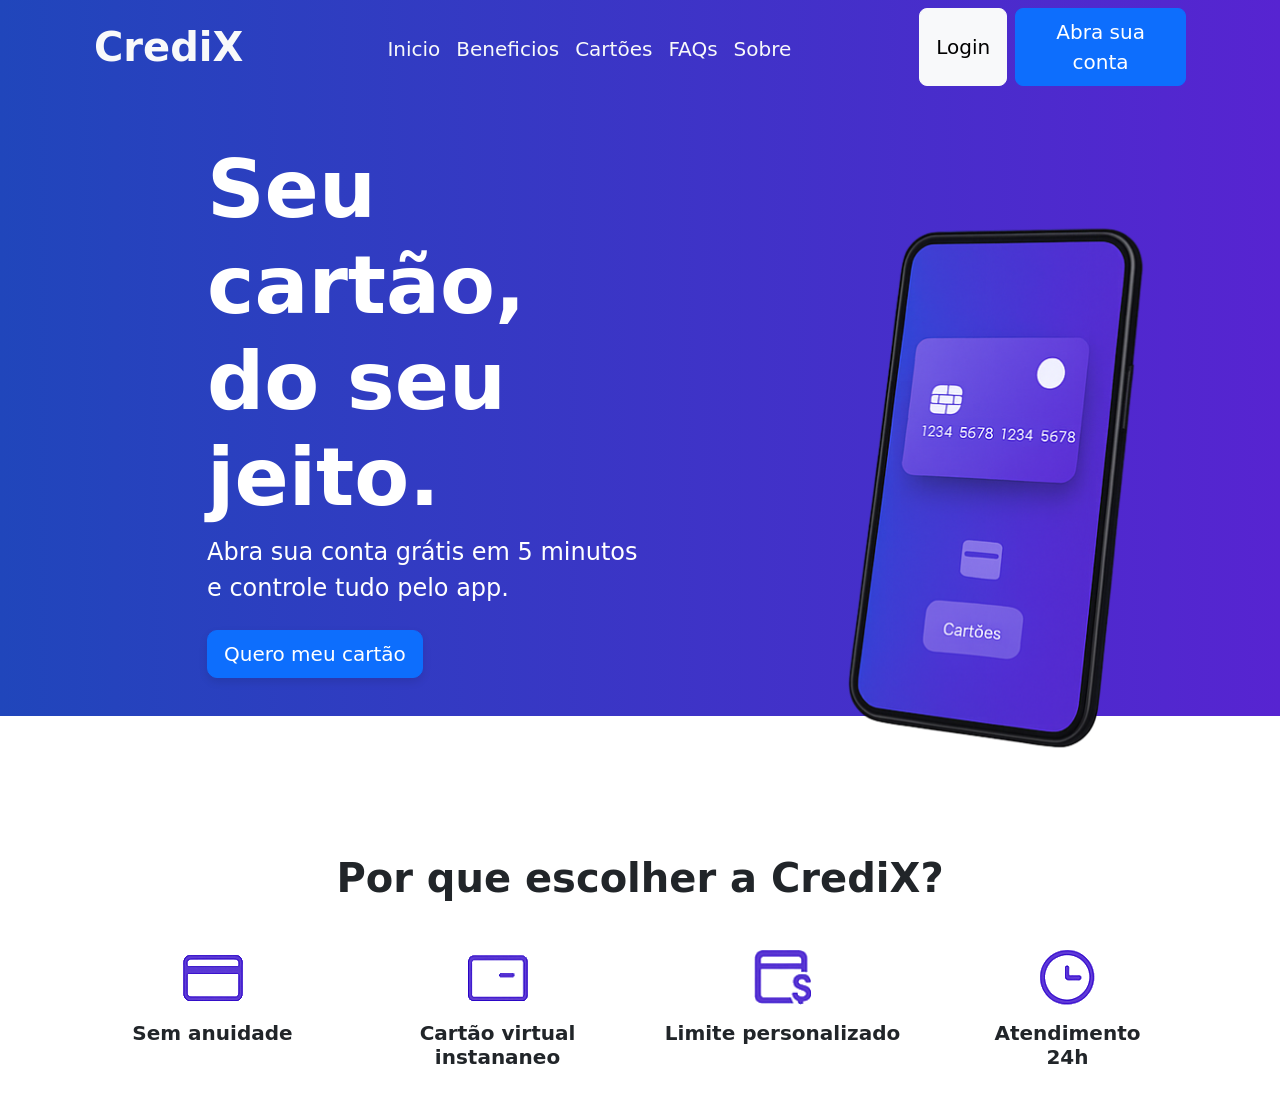
<file: index.html>
<!DOCTYPE html>
<html lang="pt-br" data-bs-theme="light">
<head>
    <meta charset="UTF-8">
    <meta name="viewport" content="width=device-width, initial-scale=1.0">
    <title>Home Page</title>
    <link href="https://cdn.jsdelivr.net/npm/bootstrap@5.3.8/dist/css/bootstrap.min.css" rel="stylesheet">
    <link href="styles/style.css" rel="stylesheet">
        <link href="styles/home.css" rel="stylesheet">
        <script src="scripts/main.js" defer></script>
</head>
<body>
  <header class="navbar navbar-expand-md" id="navcolor">
 
    <div class="container px-4"> 
      
    <a href="index.html" class="navbar-brand d-md-none fs-1 text-light fw-bold">CrediX</a>

        <button class="navbar-toggler" type="button" data-bs-toggle="collapse" data-bs-target="#navbarContent" aria-controls="navbarContent" aria-expanded="false" aria-label="Toggle navigation">
            <span class="navbar-toggler-icon"></span>
        </button>

        <div class="collapse navbar-collapse justify-content-center custom-gap-nav mx-auto" id="navbarContent">
            <a href="#" onclick="goTo('index.html')" class="navbar-brand fs-1 fw-bold  d-none d-md-block text-light" 
            id="desktop-logo">CrediX</a>

    <ul class="navbar-nav  mb-2 mb-lg-0">
      <li><a href="#" onclick="goTo('index.html')" class="nav-link fs-5 px-2 link-secondary text-light">Inicio</a></li>
      <li><a href="#" class="nav-link fs-5 px-2 text-light">Beneficios</a></li>
      <li><a href="#" class="nav-link fs-5 px-2 text-light">Cartões</a></li>
      <li><a href="#" class="nav-link fs-5 px-2 text-light">FAQs</a></li>
      <li><a href="#" class="nav-link fs-5 px-2 text-light ">Sobre</a></li>
    </ul>
<div class="d-flex flex-column flex-md-row">
  <a href="pages/login.html" class="nav-link fs-5 px-2 text-light d-md-none">Login</a>
  <a href="pages/register.html" class="nav-link fs-5 px-2 text-light d-md-none">Abra sua conta</a>

  <button type="button" class="btn btn-lg btn-light me-2 d-none d-md-inline-block"
    onclick="goTo('pages/login.html')">Login</button>

  <button type="button" class="btn btn-lg btn-primary d-none d-md-inline-block"
    onclick="goTo('pages/register.html')">Abra sua conta</button>
</div>
    </div>
    </div> 
  </header>

  

<section class="hero-section">
<div class=" container p-5">
  <div class="row align-items-center">
    <div class="col-md-6 offset-md-1 text-center text-md-start">
<h1 id="cardtext" class="text-white fw-bold">Seu cartão,<br> do seu jeito.</h1>
<p  id="abrircontatxt" class="text-white fs-4 mb-4">Abra sua conta grátis em 5 minutos <br> 
  e controle tudo pelo app.</p>
    <button type="button" id="mycard" class="btn btn-primary btn-lg" onclick="goTo('pages/register.html')">Quero meu cartão</button>
</div>
    <div class="col-md-5 position-relative">
        <img src="imgs/cell.png" id="cellphone" alt="App Store" 
        class="image-fluid" style="width: 296px; height: 519px;">
        </div>
  </div>
</div>
    

<section class=" custom-spacing info-section text-center">
<div class="container">
  <h2 id=infotitle class="fs-1 mb-5">Por que escolher a CrediX?</h2>
  <div class="row">
    <div class="col-md-3 mb-4">
      <img src="imgs/card.png" alt="Cartão de Crédito" class="mb-3">
      <h5 id="infosec">Sem anuidade</h5>
    </div>
    <div class="col-md-3 mb-4">
      <img src="imgs/card2.png" alt="Banco Móvel" class="mb-3">
      <h5 id="infosec">Cartão virtual instananeo</h5>
    </div>
    <div class="col-md-3 mb-4">
      <img src="imgs/card3.png" alt="Recompensas" class="mb-3">
      <h5 id="infosec">Limite personalizado</h5>
    </div>
 <div class="col-md-3 mb-4">
      <img src="imgs/card4.png" alt="Recompensas" class="mb-3">
      <h5 id="infosec">Atendimento <br> 24h</h5>
    </div>
  </div>
</section>

<script src="https://cdn.jsdelivr.net/npm/bootstrap@5.3.8/dist/js/bootstrap.bundle.min.js" integrity="sha384-FKyoEForCGlyvwx9Hj09JcYn3nv7wiPVlz7YYwJrWVcXK/BmnVDxM+D2scQbITxI" crossorigin="anonymous"></script>  
</body>
</html>
</file>
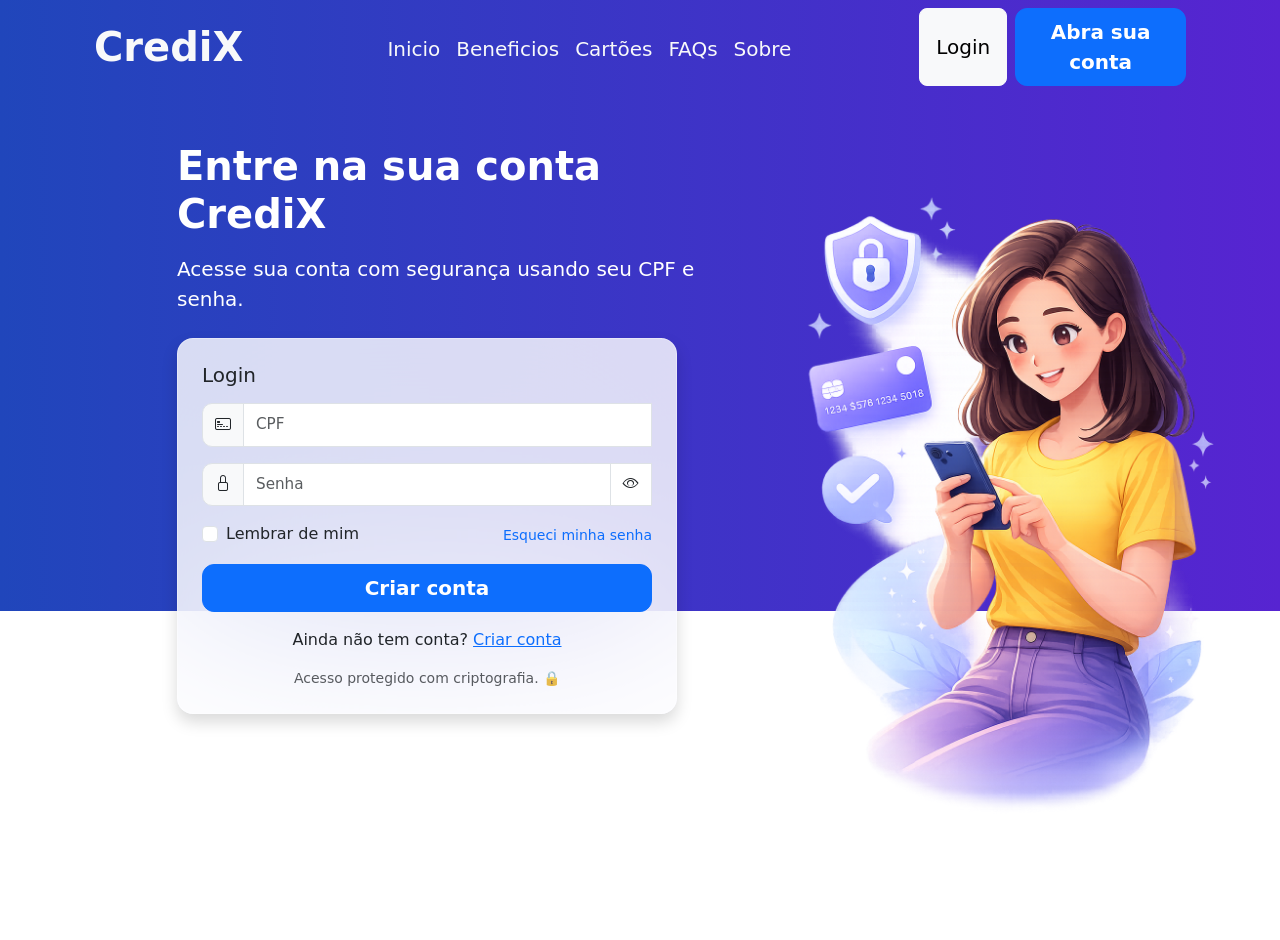
<file: pages/login.html>
<!DOCTYPE html>
<html lang="pt-br" data-bs-theme="light">
<head>
    <meta charset="UTF-8">
    <meta name="viewport" content="width=device-width, initial-scale=1.0">
    <title>Home Page</title>
    <link href="https://cdn.jsdelivr.net/npm/bootstrap@5.3.8/dist/css/bootstrap.min.css" rel="stylesheet">
    <link href="https://cdn.jsdelivr.net/npm/bootstrap-icons/font/bootstrap-icons.css" rel="stylesheet">
    <link href="../styles/style.css" rel="stylesheet">
    <link href="../styles/login.css" rel="stylesheet">
    <script src="../scripts/main.js" defer></script>
</head>
<body>
  <header class="navbar navbar-expand-md" id="navcolor">
 
    <div class="container px-4"> 
      
    <a href="../index.html" class="navbar-brand d-md-none fs-1 text-light fw-bold">CrediX</a>

        <button class="navbar-toggler" type="button" data-bs-toggle="collapse" data-bs-target="#navbarContent" aria-controls="navbarContent" aria-expanded="false" aria-label="Toggle navigation">
            <span class="navbar-toggler-icon"></span>
        </button>

        <div class="collapse navbar-collapse justify-content-center custom-gap-nav mx-auto" id="navbarContent">
            <a href="#" onclick="goTo('../index.html')" class="navbar-brand fs-1 fw-bold  d-none d-md-block text-light" 
            id="desktop-logo">CrediX</a>

    <ul class="navbar-nav  mb-2 mb-lg-0">
      <li><a href="#" onclick="goTo('../index.html')" class="nav-link fs-5 px-2 link-secondary text-light">Inicio</a></li>
      <li><a href="#" class="nav-link fs-5 px-2 text-light">Beneficios</a></li>
      <li><a href="#" class="nav-link fs-5 px-2 text-light">Cartões</a></li>
      <li><a href="#" class="nav-link fs-5 px-2 text-light">FAQs</a></li>
      <li><a href="#" class="nav-link fs-5 px-2 text-light ">Sobre</a></li>
    </ul>
<div class="d-flex flex-column flex-md-row">
  <a href="login.html" class="nav-link fs-5 px-2 text-light d-md-none">Login</a>
  <a href="register.html" class="nav-link fs-5 px-2 text-light d-md-none">Abra sua conta</a>

  <button type="button" class="btn btn-lg btn-light me-2 d-none d-md-inline-block"
    onclick="goTo('login.html')">Login</button>

  <button type="button" class="btn btn-lg btn-primary d-none d-md-inline-block"
    onclick="goTo('register.html')">Abra sua conta</button>
</div>
    </div>
    </div> 
  </header>

  

<section class="hero-section">
  <div class="container py-5">
    <div class="row align-items-start">


      <div class="col-md-6 offset-md-1 text-center text-md-start">

        <h1 class="text-white fw-bold mb-3">
          Entre na sua conta CrediX
        </h1>

        <p class="text-white fs-5 mb-4">
Acesse sua conta com segurança usando seu CPF e senha.
        </p>


        <div class="card shadow p-4 text-start mt-4" id="login-card">

          <form class="needs-validation" novalidate>

            <h5 class="mb-3">Login</h5>


<div class="mb-3">
  <div class="input-group">
    <span class="input-group-text">
      <i class="bi bi-credit-card-2-front"></i>
    </span>
    <input
      type="text"
      class="form-control"
      id="cpf"
      placeholder="CPF"
      maxlength="14"
      required
      oninput="maskCPF(this)"
    >
    <div class="invalid-feedback">
      Informe um CPF válido.
    </div>
  </div>
</div>

            <div class="mb-3">
              <div class="input-group">
                <span class="input-group-text">
                  <i class="bi bi-lock"></i>
                </span>
                <input type="password" id="password" class="form-control" placeholder="Senha" minlength="6" required>
                <span class="input-group-text bg-white" style="cursor:pointer"
                  onclick="togglePassword('password', this)">
                  <i class="bi bi-eye"></i>
                </span>
                <div class="invalid-feedback">
                  A senha deve ter pelo menos 6 caracteres.
                </div>
              </div>
            </div>
<div class="d-flex justify-content-between align-items-center mb-3">
  <div class="form-check">
    <input class="form-check-input" type="checkbox" id="remember">
    <label class="form-check-label" for="remember">Lembrar de mim</label>
  </div>

  <a href="#" class="small text-decoration-none">Esqueci minha senha</a>
</div>

            <button type="submit" class="btn btn-primary btn-lg w-100">
              Criar conta
            </button>

            <p class="text-center mt-3 mb-0">
              Ainda não tem conta? <a href="register.html">Criar conta</a>
</a>
            </p>
<p class="text-center text-muted mt-3 small mb-0">
  Acesso protegido com criptografia. 🔒
</p>
          </form>
        </div>
      </div>

<div class="col-md-5 position-relative text-center mt-5 mt-md-0">
  <img
    src="../imgs/girlcell.png"
    alt="App CrediX"
    class="img-fluid"
    id="hero-image"
  >
</div>

    </div>
  </div>
</section>
    



<script src="https://cdn.jsdelivr.net/npm/bootstrap@5.3.8/dist/js/bootstrap.bundle.min.js" integrity="sha384-FKyoEForCGlyvwx9Hj09JcYn3nv7wiPVlz7YYwJrWVcXK/BmnVDxM+D2scQbITxI" crossorigin="anonymous"></script>  
<script src="../scripts/login.js"></script>


</body>
</html>
</file>
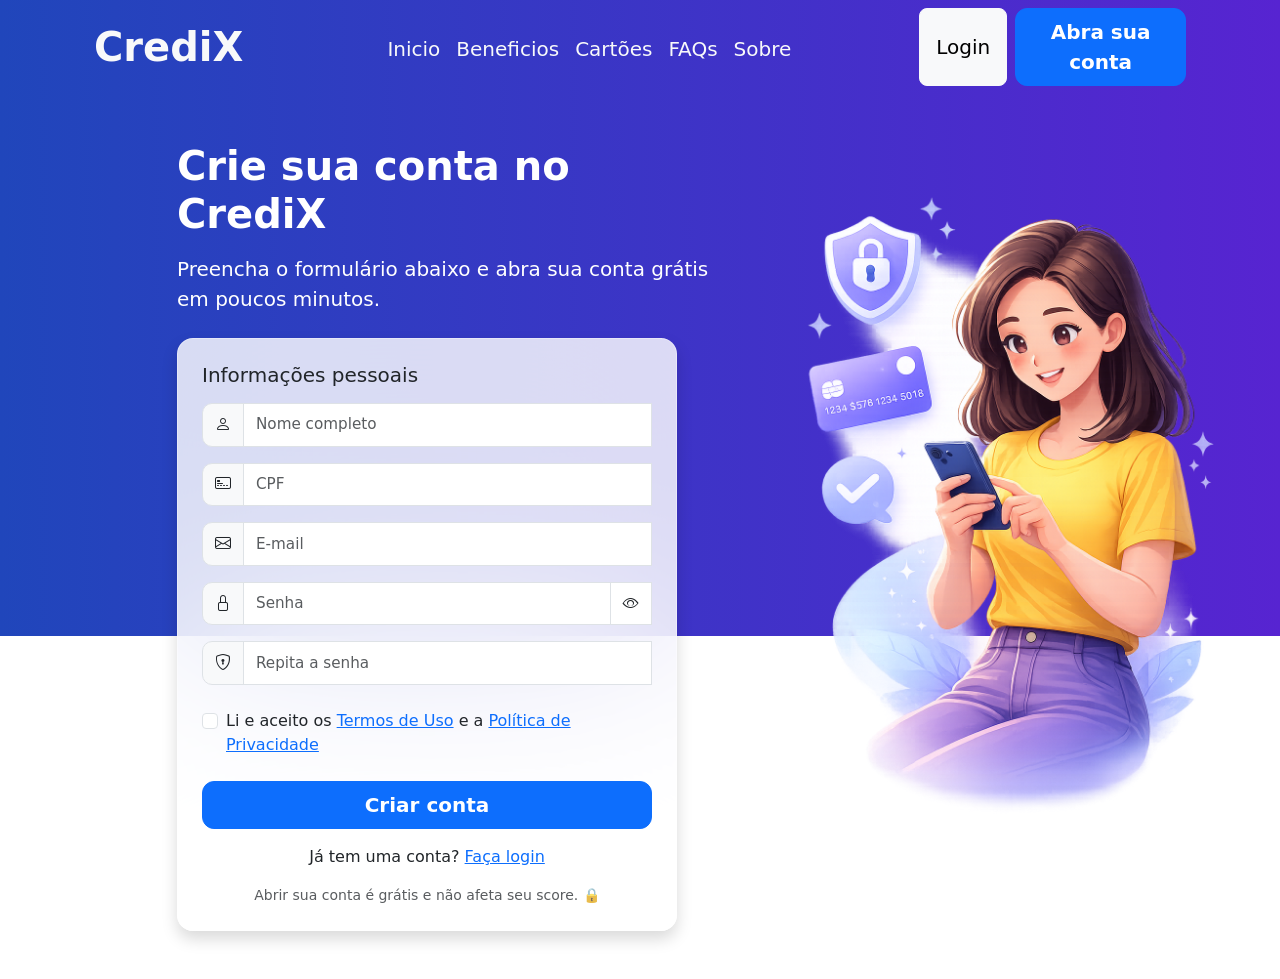
<file: pages/register.html>
<!DOCTYPE html>
<html lang="pt-br" data-bs-theme="light">
<head>
    <meta charset="UTF-8">
    <meta name="viewport" content="width=device-width, initial-scale=1.0">
    <title>Home Page</title>
    <link href="https://cdn.jsdelivr.net/npm/bootstrap@5.3.8/dist/css/bootstrap.min.css" rel="stylesheet">
    <link href="https://cdn.jsdelivr.net/npm/bootstrap-icons/font/bootstrap-icons.css" rel="stylesheet">
    <link href="../styles/style.css" rel="stylesheet">
    <link href="../styles/register.css" rel="stylesheet">
    <script src="../scripts/main.js" defer></script>
</head>
<body>
  <header class="navbar navbar-expand-md" id="navcolor">
 
    <div class="container px-4"> 
      
    <a href="index.html" class="navbar-brand d-md-none fs-1 text-light fw-bold">CrediX</a>

        <button class="navbar-toggler" type="button" data-bs-toggle="collapse" data-bs-target="#navbarContent" aria-controls="navbarContent" aria-expanded="false" aria-label="Toggle navigation">
            <span class="navbar-toggler-icon"></span>
        </button>

        <div class="collapse navbar-collapse justify-content-center custom-gap-nav mx-auto" id="navbarContent">
            <a href="#" onclick="goTo('../index.html')" class="navbar-brand fs-1 fw-bold  d-none d-md-block text-light" 
            id="desktop-logo">CrediX</a>

    <ul class="navbar-nav  mb-2 mb-lg-0">
      <li><a href="#" onclick="goTo('../index.html')" class="nav-link fs-5 px-2 link-secondary text-light">Inicio</a></li>
      <li><a href="#" class="nav-link fs-5 px-2 text-light">Beneficios</a></li>
      <li><a href="#" class="nav-link fs-5 px-2 text-light">Cartões</a></li>
      <li><a href="#" class="nav-link fs-5 px-2 text-light">FAQs</a></li>
      <li><a href="#" class="nav-link fs-5 px-2 text-light ">Sobre</a></li>
    </ul>
<div class="d-flex flex-column flex-md-row">
  <a href="login.html" class="nav-link fs-5 px-2 text-light d-md-none">Login</a>
  <a href="register.html" class="nav-link fs-5 px-2 text-light d-md-none">Abra sua conta</a>

  <!-- mantém botões no desktop -->
  <button type="button" class="btn btn-lg btn-light me-2 d-none d-md-inline-block"
    onclick="goTo('login.html')">Login</button>

  <button type="button" class="btn btn-lg btn-primary d-none d-md-inline-block"
    onclick="goTo('register.html')">Abra sua conta</button>
</div>
    </div>
    </div> 
  </header>

  

<section class="hero-section">
  <div class="container py-5">
    <div class="row align-items-start">


      <div class="col-md-6 offset-md-1 text-center text-md-start">

        <h1 class="text-white fw-bold mb-3">
          Crie sua conta no CrediX
        </h1>

        <p class="text-white fs-5 mb-4">
          Preencha o formulário abaixo e abra sua conta grátis em poucos minutos.
        </p>


        <div class="card shadow p-4 text-start mt-4" id="register-card">

          <form class="needs-validation" novalidate>

            <h5 class="mb-3">Informações pessoais</h5>


            <div class="mb-3">
              <div class="input-group">
                <span class="input-group-text">
                  <i class="bi bi-person"></i>
                </span>
                <input type="text" class="form-control" placeholder="Nome completo" required>
                <div class="invalid-feedback">
                  Informe seu nome completo.
                </div>
              </div>
            </div>
<div class="mb-3">
  <div class="input-group">
    <span class="input-group-text">
      <i class="bi bi-credit-card-2-front"></i>
    </span>
    <input
      type="text"
      class="form-control"
      id="cpf"
      placeholder="CPF"
      maxlength="14"
      required
      oninput="maskCPF(this)"
    >
    <div class="invalid-feedback">
      Informe um CPF válido.
    </div>
  </div>
</div>

            <div class="mb-3">
              <div class="input-group">
                <span class="input-group-text">
                  <i class="bi bi-envelope"></i>
                </span>
                <input type="email" class="form-control" placeholder="E-mail" required  pattern="^[^\s@]+@[^\s@]+\.[^\s@]{2,}$">
                <div class="invalid-feedback">
                  Informe um e-mail válido.
                </div>
              </div>
            </div>


            <div class="mb-3">
              <div class="input-group">
                <span class="input-group-text">
                  <i class="bi bi-lock"></i>
                </span>
                <input type="password" id="password" class="form-control" placeholder="Senha" minlength="6" required>
                <span class="input-group-text bg-white" style="cursor:pointer"
                  onclick="togglePassword('password', this)">
                  <i class="bi bi-eye"></i>
                </span>
                <div class="invalid-feedback">
                  A senha deve ter pelo menos 6 caracteres.
                </div>
              </div>
            </div>


            <div class="mb-4">
              <div class="input-group">
                <span class="input-group-text">
                  <i class="bi bi-shield-lock"></i>
                </span>
                <input type="password" id="confirmPassword" class="form-control" placeholder="Repita a senha" required>
                <div class="invalid-feedback">
                  As senhas não coincidem.
                </div>
              </div>
            </div>

            <!-- Termos -->
            <div class="form-check mb-4">
              <input class="form-check-input" type="checkbox" id="terms" required>
              <label class="form-check-label" for="terms">
                Li e aceito os
                <a href="#">Termos de Uso</a> e a
                <a href="#">Política de Privacidade</a>
              </label>
              <div class="invalid-feedback">
                Você precisa aceitar os termos.
              </div>
            </div>

            <!-- Botão -->
            <button type="submit" class="btn btn-primary btn-lg w-100">
              Criar conta
            </button>

            <p class="text-center mt-3 mb-0">
              Já tem uma conta? <a href="login.html">Faça login</a>
            </p>
<p class="text-center text-muted mt-3 small mb-0">
  Abrir sua conta é grátis e não afeta seu score. 🔒
</p>
          </form>
        </div>
      </div>

<div class="col-md-5 position-relative text-center mt-5 mt-md-0">
  <img
    src="../imgs/girlcell.png"
    alt="App CrediX"
    class="img-fluid"
    id="hero-image"
  >
</div>

    </div>
  </div>
</section>
    



<script src="https://cdn.jsdelivr.net/npm/bootstrap@5.3.8/dist/js/bootstrap.bundle.min.js" integrity="sha384-FKyoEForCGlyvwx9Hj09JcYn3nv7wiPVlz7YYwJrWVcXK/BmnVDxM+D2scQbITxI" crossorigin="anonymous"></script>  
<script src="../scripts/register.js"></script>


</body>
</html>
</file>
<file: styles/style.css>
.form-control-dark {
  border-color: var(--bs-gray);
}
.form-control-dark:focus {
  border-color: #fff;
  box-shadow: 0 0 0 .25rem rgba(255, 255, 255, .25);
}

.text-small {
  font-size: 85%;
}

.dropdown-toggle:not(:focus) {
  outline: 0;
}


body{

  background:
    linear-gradient(to bottom, transparent 65%, white 65%),
    linear-gradient(90deg, #2046BB, #5724D1 );

    min-height: 100vh;
}


.btn-lg {
    transition: transform 0.2s ease-out, box-shadow 0.2s ease-out;
}

.btn-primary:hover {
    transform: translateY(-3px);
    box-shadow: 0 4px 8px rgba(0, 0, 0, 0.3);
}

.btn-light:hover {
    transform: translateY(-2px);
    box-shadow: 0 2px 5px rgba(0, 0, 0, 0.2);
}


.navbar-nav .nav-link {
    transition: all 0.3s ease-in-out;
}

.navbar-nav .nav-link:hover {
    color: #fff !important; 
    transform: translateY(-2px);
}


@media (max-width: 767.98px) {
    #navcolor {
        background: linear-gradient(90deg, #1A3A99, #441D99); 
        box-shadow: 0 2px 4px rgba(0, 0, 0, 0.1); 
        padding-top: 0.5rem; 
        padding-bottom: 0.5rem;
    }

    #navcolor .navbar-toggler-icon {
        background-image: url("data:image/svg+xml,%3csvg xmlns='http://www.w3.org/2000/svg' viewBox='0 0 30 30'%3e%3cpath stroke='rgba%28200,200,200, 1%29' stroke-linecap='round' stroke-miterlimit='10' stroke-width='2' d='M4 7h22M4 15h22M4 23h22'/%3e%3c/svg%3e") !important;
    }
    #navcolor .navbar-toggler {
        border-color: rgba(200, 200, 200, 1) !important;
    }
  }

@media (min-width: 768px) {
    .custom-gap-nav {
        gap: 7.5rem !important; 
    }
}

#cardtext{
  font-size: 5rem;
}

#abrircontatxt{
  font-size: 2rem;

}





#infosec{
  font-weight: bold;

}

#infotitle{
  font-weight: bold;
}

.custom-spacing {
    padding-top: 8rem;

}

.info-section img {
  width: 60px;
  height: 55px;
  object-fit: contain;
}

#mycard{
  border-radius: 10px;
  box-shadow: 0 4px 8px rgba(0, 0, 0, 0.1);

}

.nav-link {
    padding-top: 1.2rem !important;
    padding-bottom: 1rem !important;
}


@media (max-width: 767.98px) {
  #navbarContent a[href="register.html"]{
    background: rgba(255,255,255,0.10);
    border-radius: 12px;
    padding: 0.8rem 1rem !important;
    margin-top: .25rem;
  }

@media (max-width: 767.98px) {

  #navbarContent .nav-link {
    position: relative;
    padding: 12px 8px;
    color: white;
  }

  #navbarContent .nav-link::after {
    content: "";
    position: absolute;
    left: 0;
    bottom: 4px;
    width: 0%;
    height: 3px;
    background: white;
    border-radius: 2px;
    transition: width 0.25s ease;
  }

  #navbarContent .nav-link:active::after {
    width: 100%;
  }

  #navbarContent .nav-link:active {
    opacity: 0.85;
  }
}
}



.page-transition {
  animation: fadeOut 0.3s ease forwards;
}

@keyframes fadeOut {
  from {
    opacity: 1;
    transform: translateY(0);
  }
  to {
    opacity: 0;
    transform: translateY(10px);
  }
}
</file>
<file: styles/home.css>
#cellphone {
    position: static;
    width: 80%;
    height: auto;
    margin: 2rem auto;
    z-index: auto;
    
    transform: none; 
}

@media (max-width: 767.98px) {
  .col-md-5 {
    display: flex;
    justify-content: center;
    align-items: center;
    height: auto;
  }


}

@media (min-width: 768px) {
    #cellphone {
        position: absolute; 
        
        left: 0; 
        top: 0;
        
        transform: translateY(-35%) translateX(40%); 
        z-index: 10; 
        
        width: 296px; 
        height: 519px; 
        margin: 0;
    }
    #cellphone:hover {
        transform: scale(1.05) translateY(-35%) translateX(40%); 
    }


}

#hero-image {
  max-width: 420px;
  transform: translateY(-40px);
}
</file>
<file: styles/login.css>
#cardtext {
  font-size: 3rem;
}

#login-card {
  max-width: 500px;           
  padding: 1.75rem;              
  border-radius: 16px;
  border: none;
  box-shadow: 0 20px 40px rgba(0,0,0,.15);
}

.form-control {
  border-radius: 0 10px 10px 0;
  padding: 0.55rem 0.75rem;      
  font-size: 0.95rem;
}

.input-group-text {
  border-radius: 10px 0 0 10px;
  padding: 0.55rem 0.75rem;
  background-color: #f8f9fa;
}

.btn-primary {
  border-radius: 12px;
  font-weight: 600;
}

.btn-primary:hover {
  transform: translateY(-1px);
  box-shadow: 0 8px 20px rgba(22, 102, 255, 0.35);
}

@media (max-width: 576px) {
  .register-section {
    padding: 2rem 1rem;
  }

  #login-card {
    padding: 1.5rem;
  }
}

#hero-image {
  max-width: 500px;
  transform: translateY(-40px);
}

@media (max-width: 768px) {
  #hero-image {
    display: none;
  }
}

#login-card .form-control:focus{
  border-color: rgba(87,36,209,0.45);
  box-shadow: 0 0 0 .25rem rgba(87,36,209,0.15);
}

#hero-image{
  animation: floaty 4s ease-in-out infinite;
}

@keyframes floaty{
  0%, 100% { transform: translateY(-8px); }
  50% { transform: translateY(8px); }
}

#login-card{
  background: rgba(255, 255, 255, 0.82) !important;
  border: 1px solid rgba(255, 255, 255, 0.35) !important;
  -webkit-backdrop-filter: blur(10px);
  backdrop-filter: blur(100px);
}


.was-validated .form-check-input:valid ~ .form-check-label {
  color: inherit;
}

.was-validated .form-check-input:valid {
  border-color: #dee2e6 !important;
  background-image: none !important;
}

.was-validated .form-check-input:valid:checked {
  background-color: #5b3df5 !important;
  border-color: #5b3df5 !important;
  background-image: url("data:image/svg+xml,%3csvg xmlns='http://www.w3.org/2000/svg' viewBox='0 0 20 20'%3e%3cpath fill='none' stroke='%23fff' stroke-linecap='round' stroke-linejoin='round' stroke-width='3' d='M6 10l3 3l6-6'/%3e%3c/svg%3e") !important;
}

.was-validated .form-check-input:valid ~ .form-check-label {
  color: inherit !important;
}
</file>
<file: styles/register.css>
#cardtext {
  font-size: 3rem;
}

#register-card {
  max-width: 500px;           
  padding: 1.75rem;              
  border-radius: 16px;
  border: none;
  box-shadow: 0 20px 40px rgba(0,0,0,.15);
}

.form-control {
  border-radius: 0 10px 10px 0;
  padding: 0.55rem 0.75rem;      
  font-size: 0.95rem;
}

.input-group-text {
  border-radius: 10px 0 0 10px;
  padding: 0.55rem 0.75rem;
  background-color: #f8f9fa;
}

.btn-primary {
  border-radius: 12px;
  font-weight: 600;
}

.btn-primary:hover {
  transform: translateY(-1px);
  box-shadow: 0 8px 20px rgba(22, 102, 255, 0.35);
}

@media (max-width: 576px) {
  .register-section {
    padding: 2rem 1rem;
  }

  #register-card {
    padding: 1.5rem;
  }
}

#hero-image {
  max-width: 500px;
  transform: translateY(-40px);
}

@media (max-width: 768px) {
  #hero-image {
    display: none;
  }
}

#register-card .form-control:focus{
  border-color: rgba(87,36,209,0.45);
  box-shadow: 0 0 0 .25rem rgba(87,36,209,0.15);
}

#hero-image{
  animation: floaty 4s ease-in-out infinite;
}

@keyframes floaty{
  0%, 100% { transform: translateY(-8px); }
  50% { transform: translateY(8px); }
}

#register-card{
  background: rgba(255, 255, 255, 0.82) !important;
  border: 1px solid rgba(255, 255, 255, 0.35) !important;
  -webkit-backdrop-filter: blur(10px);
  backdrop-filter: blur(100px);
}


.form-check-input:checked {
  background-color: #5b3df5;
  border-color: #5b3df5;
}

.form-check-input {
  accent-color: #5b3df5;
}

.was-validated .form-check-input:valid ~ .form-check-label {
  color: inherit;
}

.was-validated .form-check-input:valid {
  border-color: #dee2e6 !important; 
  background-image: none !important; 
}

.was-validated .form-check-input:valid:checked {
  background-color: #5b3df5 !important;
  border-color: #5b3df5 !important;
  background-image: url("data:image/svg+xml,%3csvg xmlns='http://www.w3.org/2000/svg' viewBox='0 0 20 20'%3e%3cpath fill='none' stroke='%23fff' stroke-linecap='round' stroke-linejoin='round' stroke-width='3' d='M6 10l3 3l6-6'/%3e%3c/svg%3e") !important;
}

.was-validated .form-check-input:valid ~ .form-check-label {
  color: inherit !important;
}
</file>
